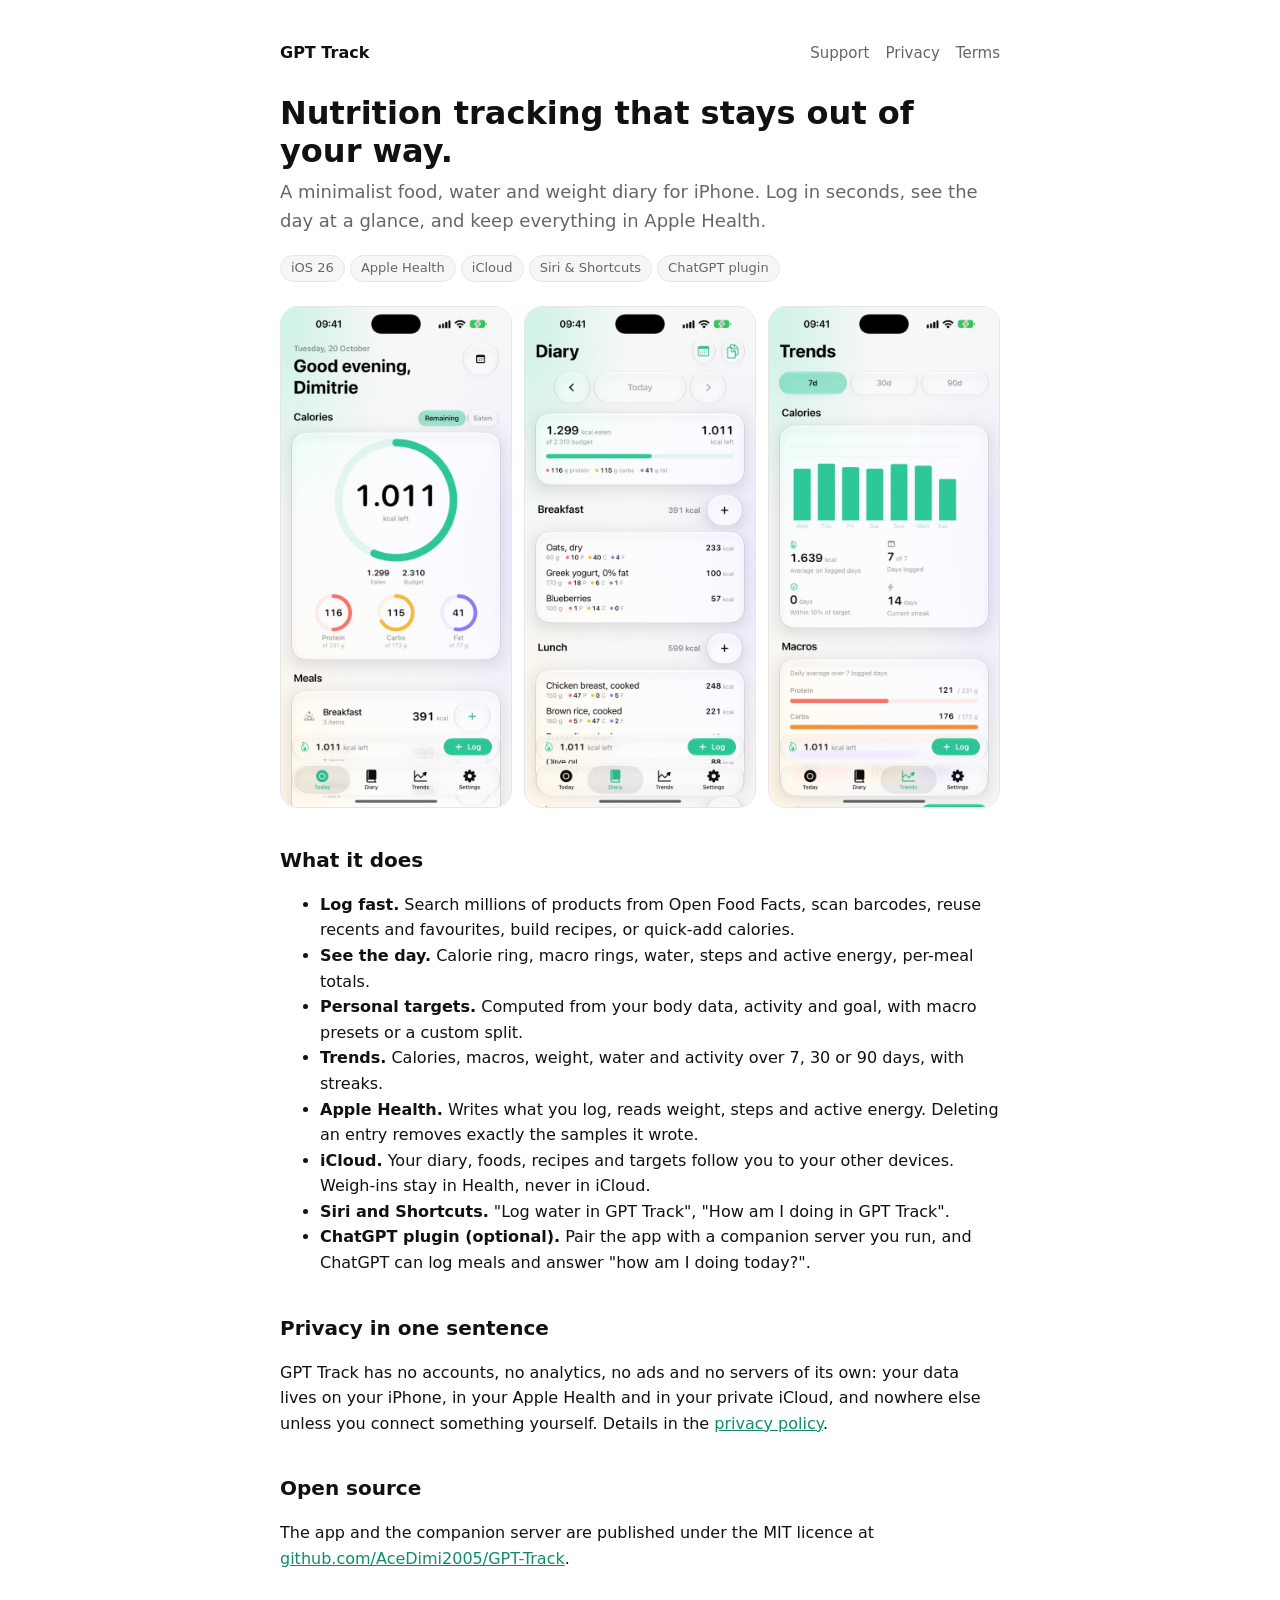
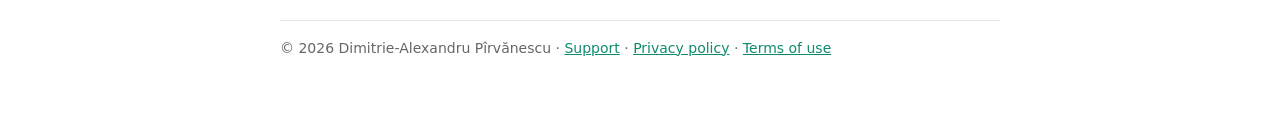
<file: index.html>
<!doctype html>
<html lang="en">
<head>
<meta charset="utf-8">
<meta name="viewport" content="width=device-width,initial-scale=1">
<title>GPT Track · Nutrition tracker for iPhone</title>
<meta name="description" content="GPT Track is a minimalist nutrition diary for iPhone with Apple Health sync, iCloud, Siri and an optional ChatGPT plugin.">
<link rel="stylesheet" href="style.css">
</head>
<body>
<main>
<header class="site">
  <a href="index.html">GPT Track</a>
  <nav><a href="support.html">Support</a><a href="privacy.html">Privacy</a><a href="terms.html">Terms</a></nav>
</header>

<h1>Nutrition tracking that stays out of your way.</h1>
<p class="lead">A minimalist food, water and weight diary for iPhone. Log in seconds, see the day at a glance, and keep everything in Apple Health.</p>
<p><span class="badge">iOS 26</span> <span class="badge">Apple Health</span> <span class="badge">iCloud</span> <span class="badge">Siri &amp; Shortcuts</span> <span class="badge">ChatGPT plugin</span></p>

<div class="shots">
  <img src="images/today.jpg" alt="Today screen with the calorie ring, macro rings and meals">
  <img src="images/diary.jpg" alt="Diary screen with per-meal entries and macros">
  <img src="images/trends.jpg" alt="Trends screen with calories over the week">
</div>

<h2>What it does</h2>
<ul>
  <li><strong>Log fast.</strong> Search millions of products from Open Food Facts, scan barcodes, reuse recents and favourites, build recipes, or quick-add calories.</li>
  <li><strong>See the day.</strong> Calorie ring, macro rings, water, steps and active energy, per-meal totals.</li>
  <li><strong>Personal targets.</strong> Computed from your body data, activity and goal, with macro presets or a custom split.</li>
  <li><strong>Trends.</strong> Calories, macros, weight, water and activity over 7, 30 or 90 days, with streaks.</li>
  <li><strong>Apple Health.</strong> Writes what you log, reads weight, steps and active energy. Deleting an entry removes exactly the samples it wrote.</li>
  <li><strong>iCloud.</strong> Your diary, foods, recipes and targets follow you to your other devices. Weigh-ins stay in Health, never in iCloud.</li>
  <li><strong>Siri and Shortcuts.</strong> "Log water in GPT Track", "How am I doing in GPT Track".</li>
  <li><strong>ChatGPT plugin (optional).</strong> Pair the app with a companion server you run, and ChatGPT can log meals and answer "how am I doing today?".</li>
</ul>

<h2>Privacy in one sentence</h2>
<p>GPT Track has no accounts, no analytics, no ads and no servers of its own: your data lives on your iPhone, in your Apple Health and in your private iCloud, and nowhere else unless you connect something yourself. Details in the <a href="privacy.html">privacy policy</a>.</p>

<h2>Open source</h2>
<p>The app and the companion server are published under the MIT licence at <a href="https://github.com/AceDimi2005/GPT-Track">github.com/AceDimi2005/GPT-Track</a>.</p>

<footer>© 2026 Dimitrie-Alexandru Pîrvănescu · <a href="support.html">Support</a> · <a href="privacy.html">Privacy policy</a> · <a href="terms.html">Terms of use</a></footer>
</main>
</body>
</html>
</file>
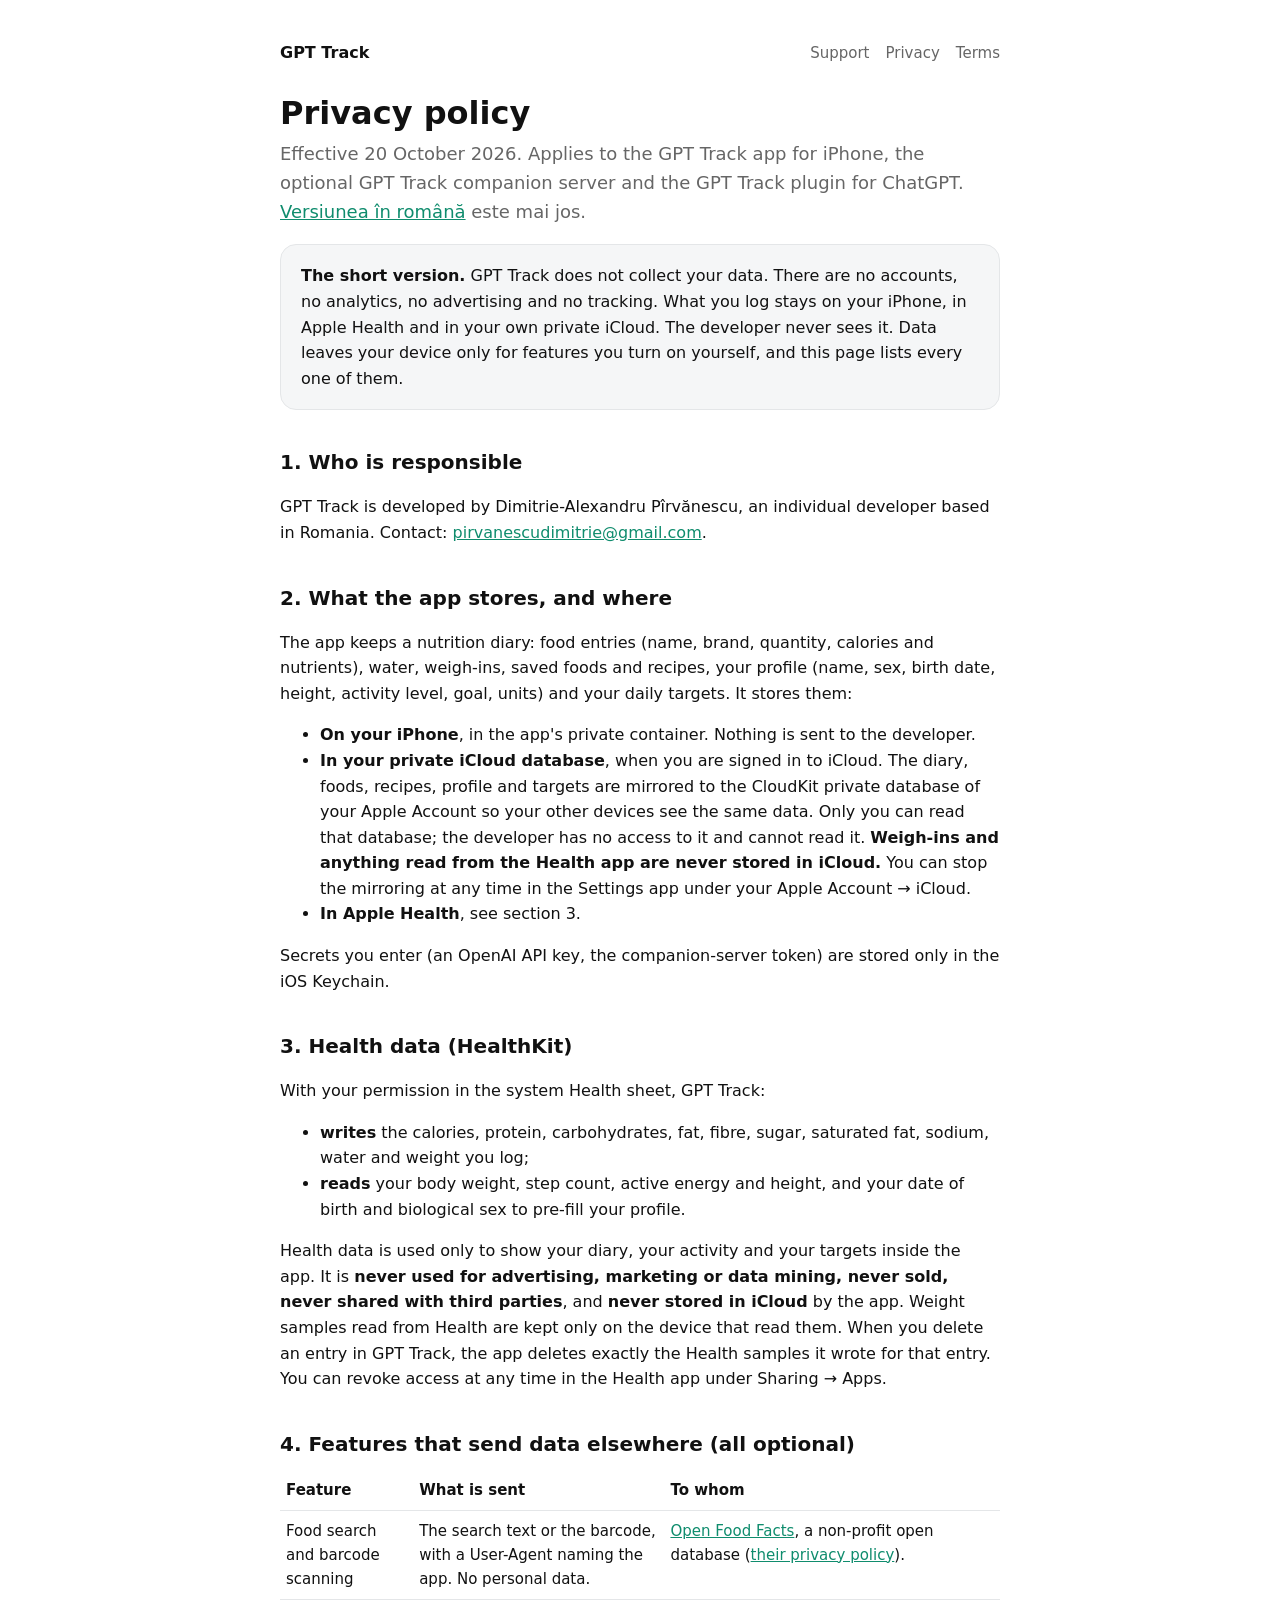
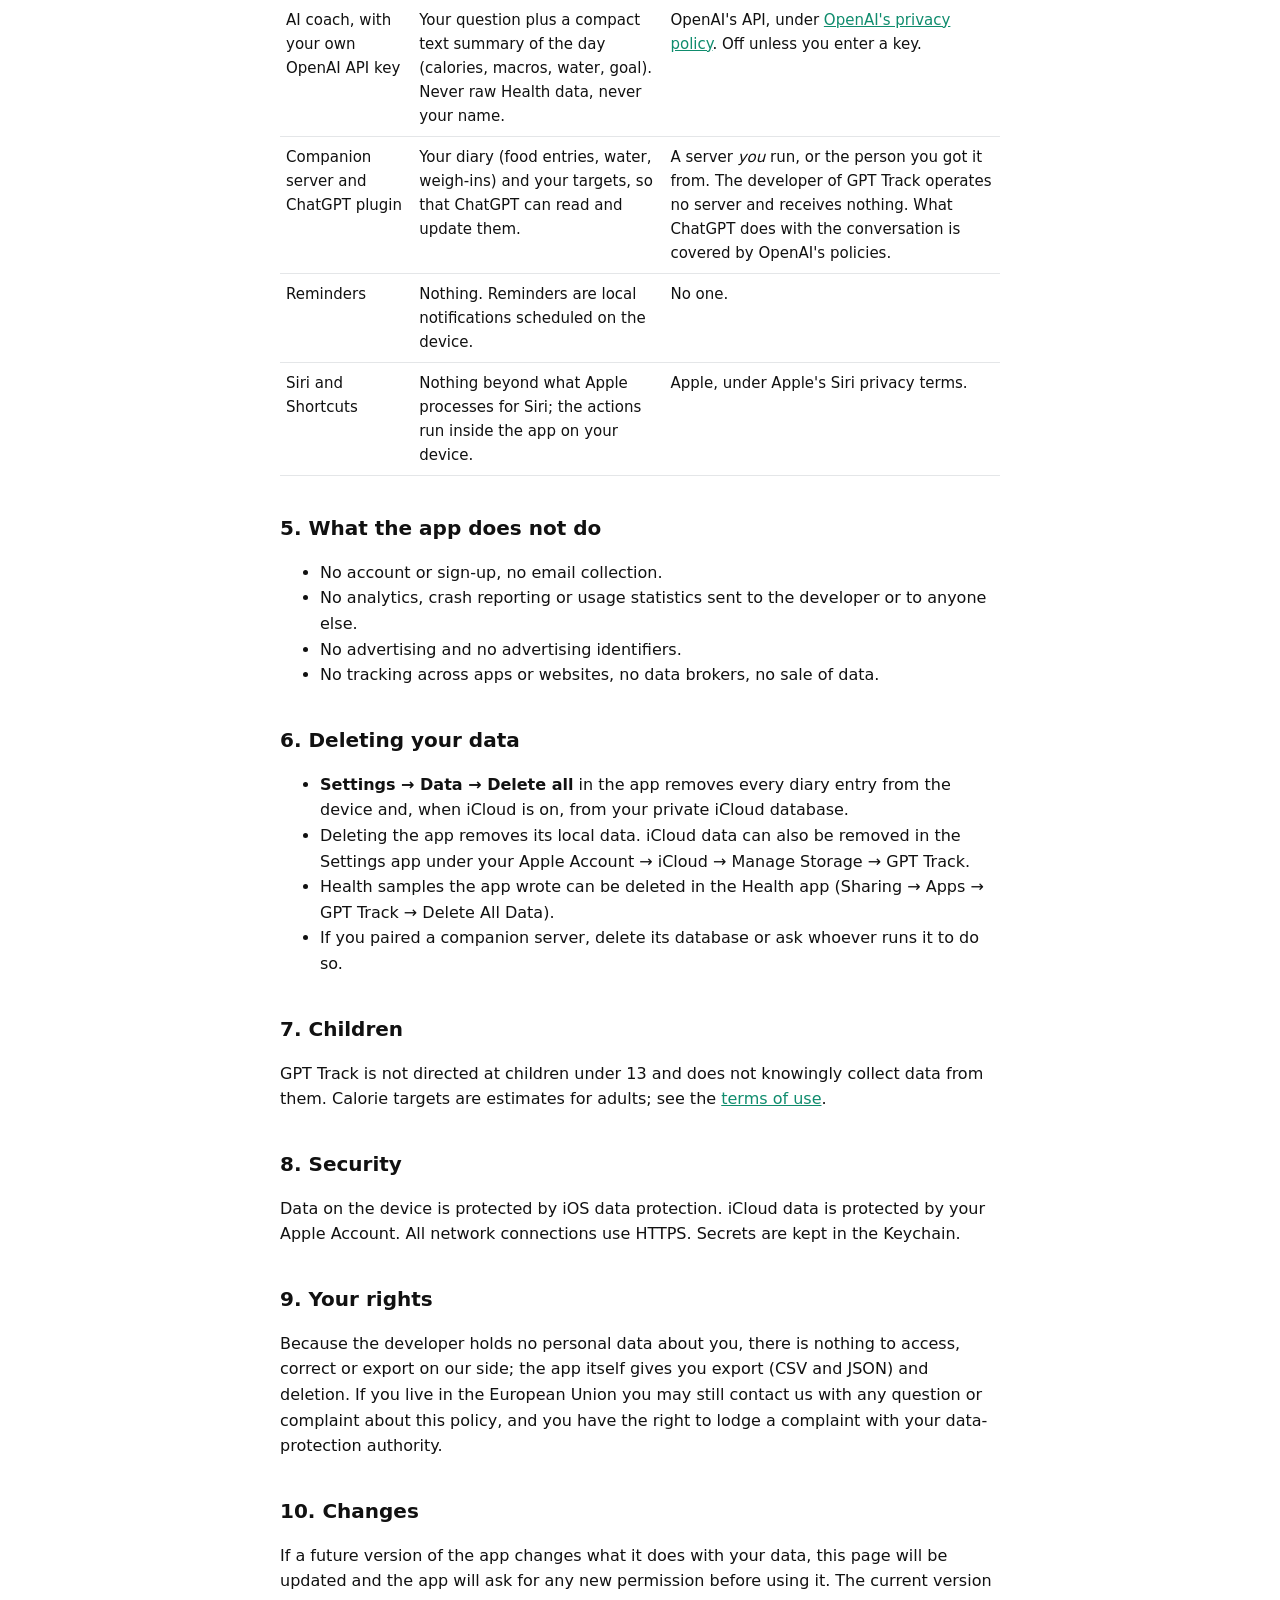
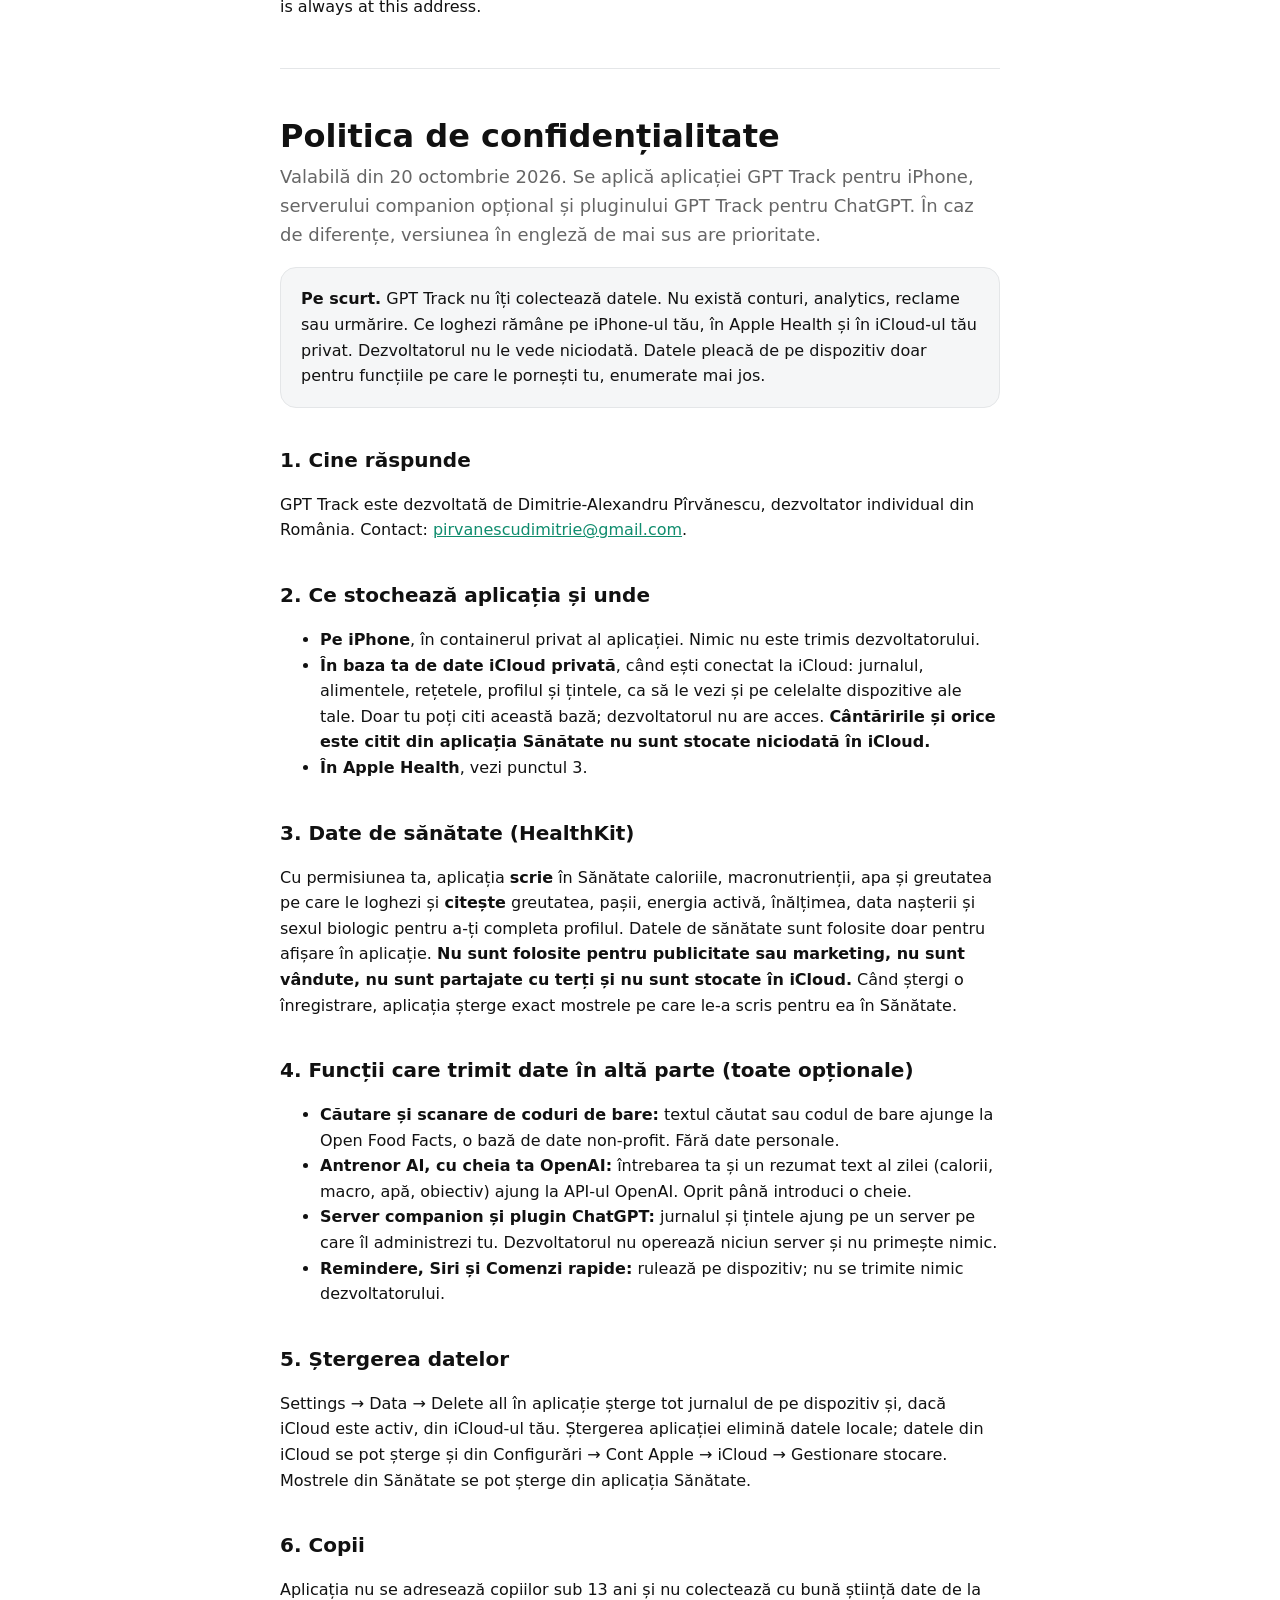
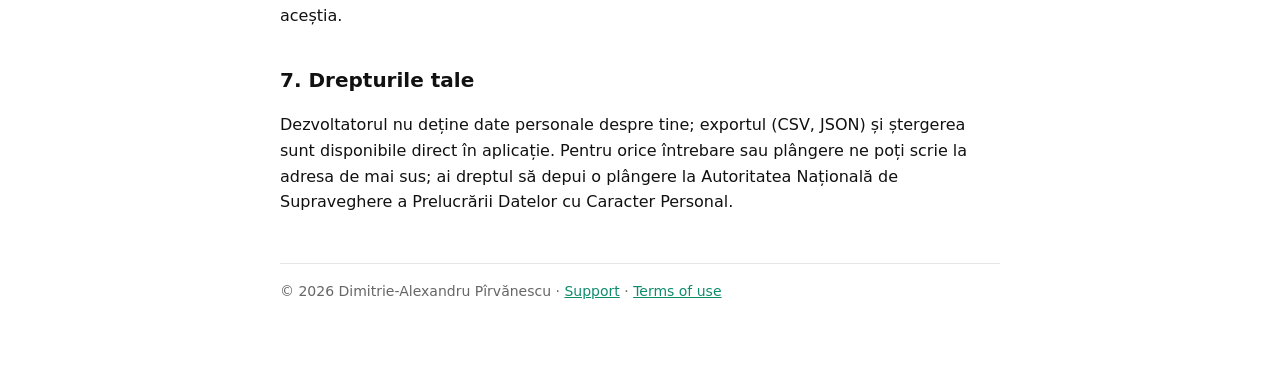
<file: privacy.html>
<!doctype html>
<html lang="en">
<head>
<meta charset="utf-8">
<meta name="viewport" content="width=device-width,initial-scale=1">
<title>GPT Track · Privacy policy</title>
<meta name="description" content="Privacy policy for the GPT Track iPhone app, its companion server and its ChatGPT plugin.">
<link rel="stylesheet" href="style.css">
</head>
<body>
<main>
<header class="site">
  <a href="index.html">GPT Track</a>
  <nav><a href="support.html">Support</a><a href="privacy.html">Privacy</a><a href="terms.html">Terms</a></nav>
</header>

<h1>Privacy policy</h1>
<p class="lead">Effective 20 October 2026. Applies to the GPT Track app for iPhone, the optional GPT Track companion server and the GPT Track plugin for ChatGPT. <a href="#ro">Versiunea în română</a> este mai jos.</p>

<div class="card">
<strong>The short version.</strong> GPT Track does not collect your data. There are no accounts, no analytics, no advertising and no tracking. What you log stays on your iPhone, in Apple Health and in your own private iCloud. The developer never sees it. Data leaves your device only for features you turn on yourself, and this page lists every one of them.
</div>

<h2>1. Who is responsible</h2>
<p>GPT Track is developed by Dimitrie-Alexandru Pîrvănescu, an individual developer based in Romania. Contact: <a href="mailto:pirvanescudimitrie@gmail.com">pirvanescudimitrie@gmail.com</a>.</p>

<h2>2. What the app stores, and where</h2>
<p>The app keeps a nutrition diary: food entries (name, brand, quantity, calories and nutrients), water, weigh-ins, saved foods and recipes, your profile (name, sex, birth date, height, activity level, goal, units) and your daily targets. It stores them:</p>
<ul>
  <li><strong>On your iPhone</strong>, in the app's private container. Nothing is sent to the developer.</li>
  <li><strong>In your private iCloud database</strong>, when you are signed in to iCloud. The diary, foods, recipes, profile and targets are mirrored to the CloudKit private database of your Apple Account so your other devices see the same data. Only you can read that database; the developer has no access to it and cannot read it. <strong>Weigh-ins and anything read from the Health app are never stored in iCloud.</strong> You can stop the mirroring at any time in the Settings app under your Apple Account → iCloud.</li>
  <li><strong>In Apple Health</strong>, see section 3.</li>
</ul>
<p>Secrets you enter (an OpenAI API key, the companion-server token) are stored only in the iOS Keychain.</p>

<h2>3. Health data (HealthKit)</h2>
<p>With your permission in the system Health sheet, GPT Track:</p>
<ul>
  <li><strong>writes</strong> the calories, protein, carbohydrates, fat, fibre, sugar, saturated fat, sodium, water and weight you log;</li>
  <li><strong>reads</strong> your body weight, step count, active energy and height, and your date of birth and biological sex to pre-fill your profile.</li>
</ul>
<p>Health data is used only to show your diary, your activity and your targets inside the app. It is <strong>never used for advertising, marketing or data mining, never sold, never shared with third parties</strong>, and <strong>never stored in iCloud</strong> by the app. Weight samples read from Health are kept only on the device that read them. When you delete an entry in GPT Track, the app deletes exactly the Health samples it wrote for that entry. You can revoke access at any time in the Health app under Sharing → Apps.</p>

<h2>4. Features that send data elsewhere (all optional)</h2>
<table>
<tr><th>Feature</th><th>What is sent</th><th>To whom</th></tr>
<tr><td>Food search and barcode scanning</td><td>The search text or the barcode, with a User-Agent naming the app. No personal data.</td><td><a href="https://world.openfoodfacts.org">Open Food Facts</a>, a non-profit open database (<a href="https://world.openfoodfacts.org/privacy">their privacy policy</a>).</td></tr>
<tr><td>AI coach, with your own OpenAI API key</td><td>Your question plus a compact text summary of the day (calories, macros, water, goal). Never raw Health data, never your name.</td><td>OpenAI's API, under <a href="https://openai.com/policies/privacy-policy">OpenAI's privacy policy</a>. Off unless you enter a key.</td></tr>
<tr><td>Companion server and ChatGPT plugin</td><td>Your diary (food entries, water, weigh-ins) and your targets, so that ChatGPT can read and update them.</td><td>A server <em>you</em> run, or the person you got it from. The developer of GPT Track operates no server and receives nothing. What ChatGPT does with the conversation is covered by OpenAI's policies.</td></tr>
<tr><td>Reminders</td><td>Nothing. Reminders are local notifications scheduled on the device.</td><td>No one.</td></tr>
<tr><td>Siri and Shortcuts</td><td>Nothing beyond what Apple processes for Siri; the actions run inside the app on your device.</td><td>Apple, under Apple's Siri privacy terms.</td></tr>
</table>

<h2>5. What the app does not do</h2>
<ul>
  <li>No account or sign-up, no email collection.</li>
  <li>No analytics, crash reporting or usage statistics sent to the developer or to anyone else.</li>
  <li>No advertising and no advertising identifiers.</li>
  <li>No tracking across apps or websites, no data brokers, no sale of data.</li>
</ul>

<h2>6. Deleting your data</h2>
<ul>
  <li><strong>Settings → Data → Delete all</strong> in the app removes every diary entry from the device and, when iCloud is on, from your private iCloud database.</li>
  <li>Deleting the app removes its local data. iCloud data can also be removed in the Settings app under your Apple Account → iCloud → Manage Storage → GPT Track.</li>
  <li>Health samples the app wrote can be deleted in the Health app (Sharing → Apps → GPT Track → Delete All Data).</li>
  <li>If you paired a companion server, delete its database or ask whoever runs it to do so.</li>
</ul>

<h2>7. Children</h2>
<p>GPT Track is not directed at children under 13 and does not knowingly collect data from them. Calorie targets are estimates for adults; see the <a href="terms.html">terms of use</a>.</p>

<h2>8. Security</h2>
<p>Data on the device is protected by iOS data protection. iCloud data is protected by your Apple Account. All network connections use HTTPS. Secrets are kept in the Keychain.</p>

<h2>9. Your rights</h2>
<p>Because the developer holds no personal data about you, there is nothing to access, correct or export on our side; the app itself gives you export (CSV and JSON) and deletion. If you live in the European Union you may still contact us with any question or complaint about this policy, and you have the right to lodge a complaint with your data-protection authority.</p>

<h2>10. Changes</h2>
<p>If a future version of the app changes what it does with your data, this page will be updated and the app will ask for any new permission before using it. The current version is always at this address.</p>

<hr id="ro" style="margin:48px 0;border:0;border-top:1px solid var(--line)">

<h1>Politica de confidențialitate</h1>
<p class="lead">Valabilă din 20 octombrie 2026. Se aplică aplicației GPT Track pentru iPhone, serverului companion opțional și pluginului GPT Track pentru ChatGPT. În caz de diferențe, versiunea în engleză de mai sus are prioritate.</p>

<div class="card">
<strong>Pe scurt.</strong> GPT Track nu îți colectează datele. Nu există conturi, analytics, reclame sau urmărire. Ce loghezi rămâne pe iPhone-ul tău, în Apple Health și în iCloud-ul tău privat. Dezvoltatorul nu le vede niciodată. Datele pleacă de pe dispozitiv doar pentru funcțiile pe care le pornești tu, enumerate mai jos.
</div>

<h2>1. Cine răspunde</h2>
<p>GPT Track este dezvoltată de Dimitrie-Alexandru Pîrvănescu, dezvoltator individual din România. Contact: <a href="mailto:pirvanescudimitrie@gmail.com">pirvanescudimitrie@gmail.com</a>.</p>

<h2>2. Ce stochează aplicația și unde</h2>
<ul>
  <li><strong>Pe iPhone</strong>, în containerul privat al aplicației. Nimic nu este trimis dezvoltatorului.</li>
  <li><strong>În baza ta de date iCloud privată</strong>, când ești conectat la iCloud: jurnalul, alimentele, rețetele, profilul și țintele, ca să le vezi și pe celelalte dispozitive ale tale. Doar tu poți citi această bază; dezvoltatorul nu are acces. <strong>Cântăririle și orice este citit din aplicația Sănătate nu sunt stocate niciodată în iCloud.</strong></li>
  <li><strong>În Apple Health</strong>, vezi punctul 3.</li>
</ul>

<h2>3. Date de sănătate (HealthKit)</h2>
<p>Cu permisiunea ta, aplicația <strong>scrie</strong> în Sănătate caloriile, macronutrienții, apa și greutatea pe care le loghezi și <strong>citește</strong> greutatea, pașii, energia activă, înălțimea, data nașterii și sexul biologic pentru a-ți completa profilul. Datele de sănătate sunt folosite doar pentru afișare în aplicație. <strong>Nu sunt folosite pentru publicitate sau marketing, nu sunt vândute, nu sunt partajate cu terți și nu sunt stocate în iCloud.</strong> Când ștergi o înregistrare, aplicația șterge exact mostrele pe care le-a scris pentru ea în Sănătate.</p>

<h2>4. Funcții care trimit date în altă parte (toate opționale)</h2>
<ul>
  <li><strong>Căutare și scanare de coduri de bare:</strong> textul căutat sau codul de bare ajunge la Open Food Facts, o bază de date non-profit. Fără date personale.</li>
  <li><strong>Antrenor AI, cu cheia ta OpenAI:</strong> întrebarea ta și un rezumat text al zilei (calorii, macro, apă, obiectiv) ajung la API-ul OpenAI. Oprit până introduci o cheie.</li>
  <li><strong>Server companion și plugin ChatGPT:</strong> jurnalul și țintele ajung pe un server pe care îl administrezi tu. Dezvoltatorul nu operează niciun server și nu primește nimic.</li>
  <li><strong>Remindere, Siri și Comenzi rapide:</strong> rulează pe dispozitiv; nu se trimite nimic dezvoltatorului.</li>
</ul>

<h2>5. Ștergerea datelor</h2>
<p>Settings → Data → Delete all în aplicație șterge tot jurnalul de pe dispozitiv și, dacă iCloud este activ, din iCloud-ul tău. Ștergerea aplicației elimină datele locale; datele din iCloud se pot șterge și din Configurări → Cont Apple → iCloud → Gestionare stocare. Mostrele din Sănătate se pot șterge din aplicația Sănătate.</p>

<h2>6. Copii</h2>
<p>Aplicația nu se adresează copiilor sub 13 ani și nu colectează cu bună știință date de la aceștia.</p>

<h2>7. Drepturile tale</h2>
<p>Dezvoltatorul nu deține date personale despre tine; exportul (CSV, JSON) și ștergerea sunt disponibile direct în aplicație. Pentru orice întrebare sau plângere ne poți scrie la adresa de mai sus; ai dreptul să depui o plângere la Autoritatea Națională de Supraveghere a Prelucrării Datelor cu Caracter Personal.</p>

<footer>© 2026 Dimitrie-Alexandru Pîrvănescu · <a href="support.html">Support</a> · <a href="terms.html">Terms of use</a></footer>
</main>
</body>
</html>
</file>
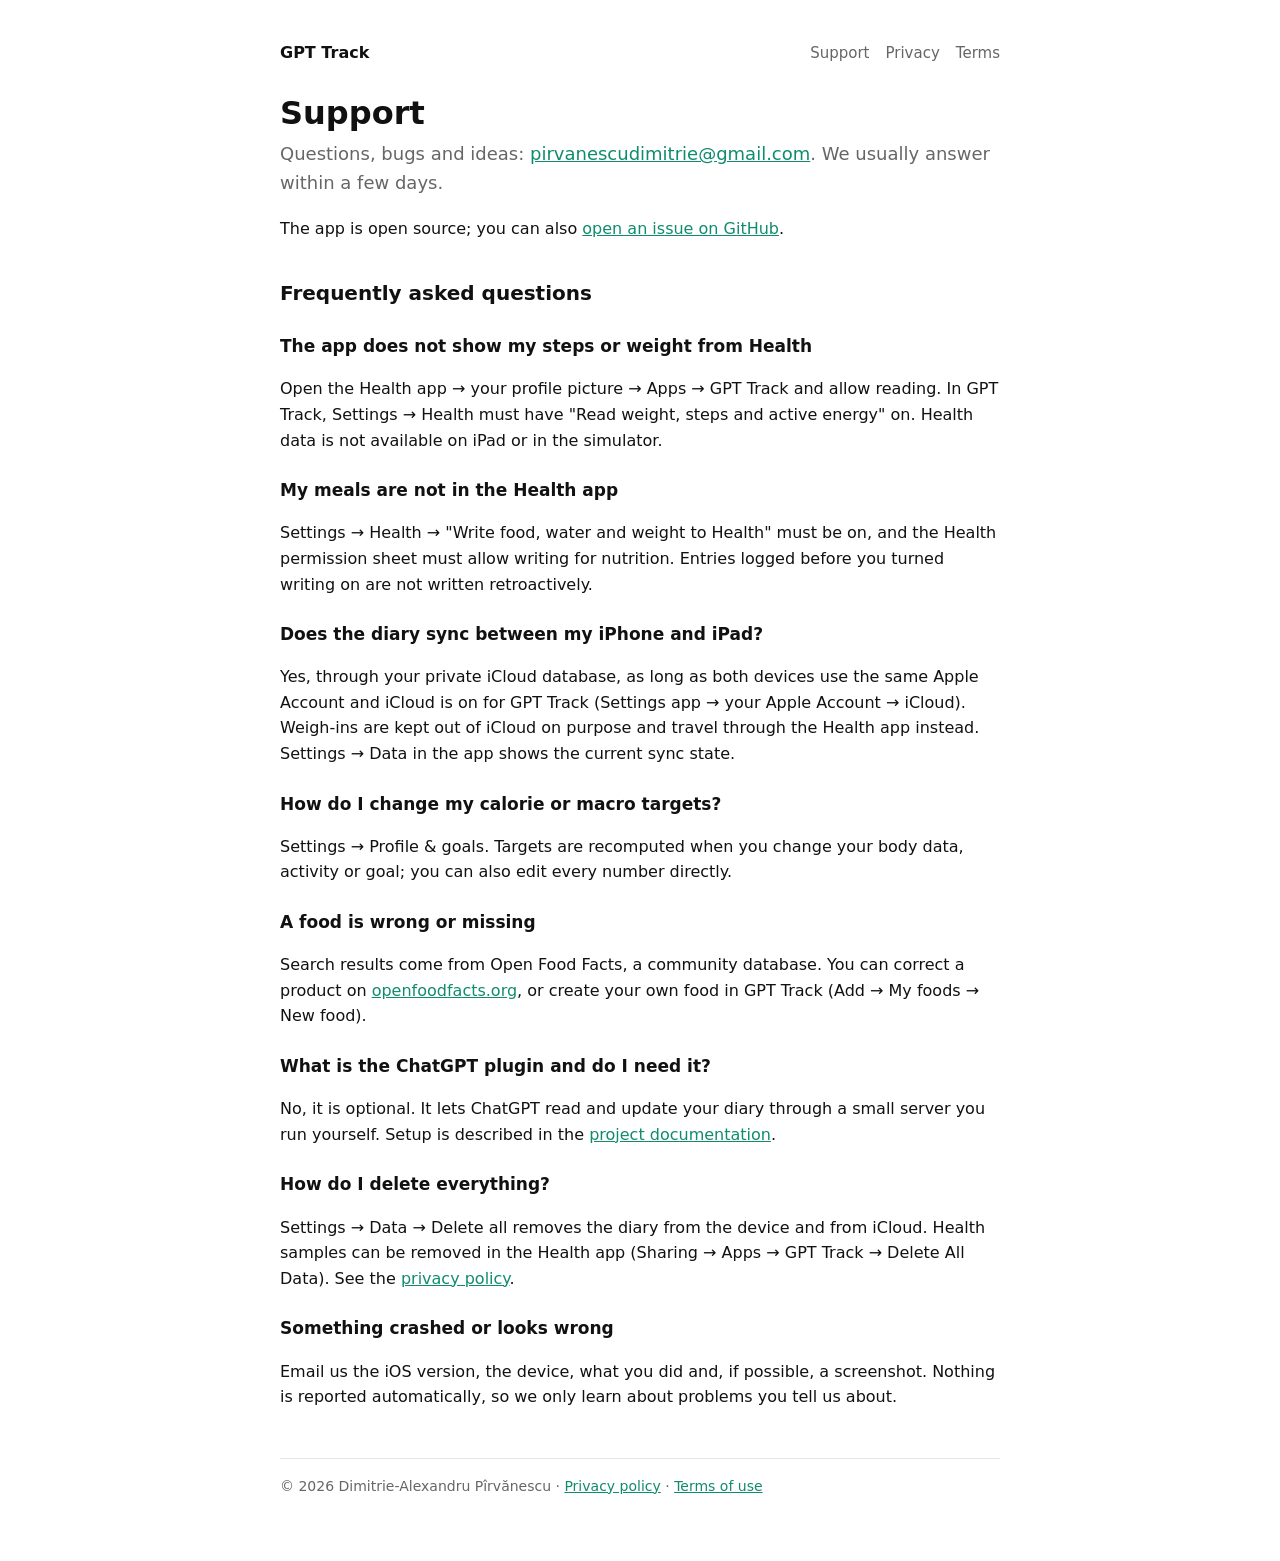
<file: support.html>
<!doctype html>
<html lang="en">
<head>
<meta charset="utf-8">
<meta name="viewport" content="width=device-width,initial-scale=1">
<title>GPT Track · Support</title>
<meta name="description" content="Support, FAQ and contact for the GPT Track iPhone app.">
<link rel="stylesheet" href="style.css">
</head>
<body>
<main>
<header class="site">
  <a href="index.html">GPT Track</a>
  <nav><a href="support.html">Support</a><a href="privacy.html">Privacy</a><a href="terms.html">Terms</a></nav>
</header>

<h1>Support</h1>
<p class="lead">Questions, bugs and ideas: <a href="mailto:pirvanescudimitrie@gmail.com">pirvanescudimitrie@gmail.com</a>. We usually answer within a few days.</p>
<p>The app is open source; you can also <a href="https://github.com/AceDimi2005/GPT-Track/issues">open an issue on GitHub</a>.</p>

<h2>Frequently asked questions</h2>

<h3>The app does not show my steps or weight from Health</h3>
<p>Open the Health app → your profile picture → Apps → GPT Track and allow reading. In GPT Track, Settings → Health must have "Read weight, steps and active energy" on. Health data is not available on iPad or in the simulator.</p>

<h3>My meals are not in the Health app</h3>
<p>Settings → Health → "Write food, water and weight to Health" must be on, and the Health permission sheet must allow writing for nutrition. Entries logged before you turned writing on are not written retroactively.</p>

<h3>Does the diary sync between my iPhone and iPad?</h3>
<p>Yes, through your private iCloud database, as long as both devices use the same Apple Account and iCloud is on for GPT Track (Settings app → your Apple Account → iCloud). Weigh-ins are kept out of iCloud on purpose and travel through the Health app instead. Settings → Data in the app shows the current sync state.</p>

<h3>How do I change my calorie or macro targets?</h3>
<p>Settings → Profile &amp; goals. Targets are recomputed when you change your body data, activity or goal; you can also edit every number directly.</p>

<h3>A food is wrong or missing</h3>
<p>Search results come from Open Food Facts, a community database. You can correct a product on <a href="https://world.openfoodfacts.org">openfoodfacts.org</a>, or create your own food in GPT Track (Add → My foods → New food).</p>

<h3>What is the ChatGPT plugin and do I need it?</h3>
<p>No, it is optional. It lets ChatGPT read and update your diary through a small server you run yourself. Setup is described in the <a href="https://github.com/AceDimi2005/GPT-Track/blob/main/docs/chatgpt-plugin.md">project documentation</a>.</p>

<h3>How do I delete everything?</h3>
<p>Settings → Data → Delete all removes the diary from the device and from iCloud. Health samples can be removed in the Health app (Sharing → Apps → GPT Track → Delete All Data). See the <a href="privacy.html">privacy policy</a>.</p>

<h3>Something crashed or looks wrong</h3>
<p>Email us the iOS version, the device, what you did and, if possible, a screenshot. Nothing is reported automatically, so we only learn about problems you tell us about.</p>

<footer>© 2026 Dimitrie-Alexandru Pîrvănescu · <a href="privacy.html">Privacy policy</a> · <a href="terms.html">Terms of use</a></footer>
</main>
</body>
</html>
</file>
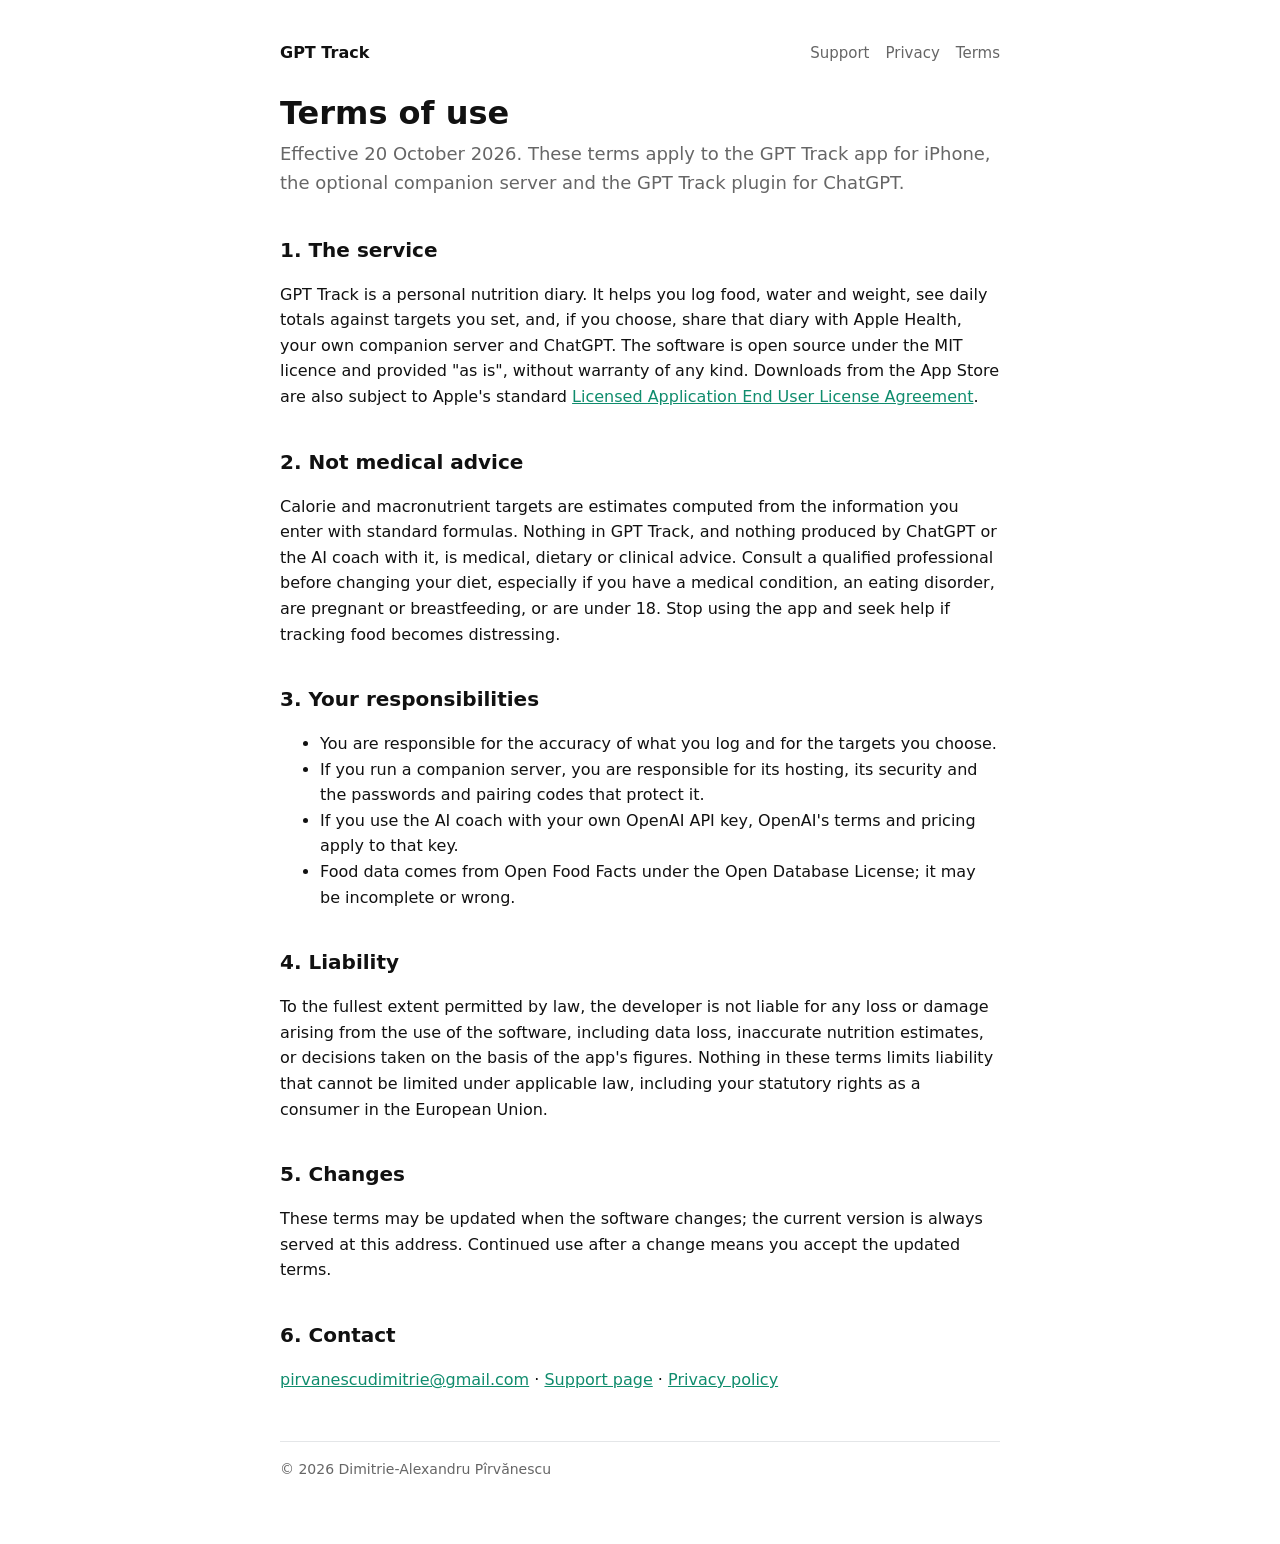
<file: terms.html>
<!doctype html>
<html lang="en">
<head>
<meta charset="utf-8">
<meta name="viewport" content="width=device-width,initial-scale=1">
<title>GPT Track · Terms of use</title>
<link rel="stylesheet" href="style.css">
</head>
<body>
<main>
<header class="site">
  <a href="index.html">GPT Track</a>
  <nav><a href="support.html">Support</a><a href="privacy.html">Privacy</a><a href="terms.html">Terms</a></nav>
</header>

<h1>Terms of use</h1>
<p class="lead">Effective 20 October 2026. These terms apply to the GPT Track app for iPhone, the optional companion server and the GPT Track plugin for ChatGPT.</p>

<h2>1. The service</h2>
<p>GPT Track is a personal nutrition diary. It helps you log food, water and weight, see daily totals against targets you set, and, if you choose, share that diary with Apple Health, your own companion server and ChatGPT. The software is open source under the MIT licence and provided "as is", without warranty of any kind. Downloads from the App Store are also subject to Apple's standard <a href="https://www.apple.com/legal/internet-services/itunes/dev/stdeula/">Licensed Application End User License Agreement</a>.</p>

<h2>2. Not medical advice</h2>
<p>Calorie and macronutrient targets are estimates computed from the information you enter with standard formulas. Nothing in GPT Track, and nothing produced by ChatGPT or the AI coach with it, is medical, dietary or clinical advice. Consult a qualified professional before changing your diet, especially if you have a medical condition, an eating disorder, are pregnant or breastfeeding, or are under 18. Stop using the app and seek help if tracking food becomes distressing.</p>

<h2>3. Your responsibilities</h2>
<ul>
  <li>You are responsible for the accuracy of what you log and for the targets you choose.</li>
  <li>If you run a companion server, you are responsible for its hosting, its security and the passwords and pairing codes that protect it.</li>
  <li>If you use the AI coach with your own OpenAI API key, OpenAI's terms and pricing apply to that key.</li>
  <li>Food data comes from Open Food Facts under the Open Database License; it may be incomplete or wrong.</li>
</ul>

<h2>4. Liability</h2>
<p>To the fullest extent permitted by law, the developer is not liable for any loss or damage arising from the use of the software, including data loss, inaccurate nutrition estimates, or decisions taken on the basis of the app's figures. Nothing in these terms limits liability that cannot be limited under applicable law, including your statutory rights as a consumer in the European Union.</p>

<h2>5. Changes</h2>
<p>These terms may be updated when the software changes; the current version is always served at this address. Continued use after a change means you accept the updated terms.</p>

<h2>6. Contact</h2>
<p><a href="mailto:pirvanescudimitrie@gmail.com">pirvanescudimitrie@gmail.com</a> · <a href="support.html">Support page</a> · <a href="privacy.html">Privacy policy</a></p>

<footer>© 2026 Dimitrie-Alexandru Pîrvănescu</footer>
</main>
</body>
</html>
</file>
<file: style.css>
:root{--bg:#fff;--fg:#111;--muted:#666;--accent:#0f8c6d;--card:#f5f6f7;--line:#e4e6e8}
@media(prefers-color-scheme:dark){:root{--bg:#111;--fg:#eee;--muted:#9a9a9a;--accent:#5fd3b0;--card:#1b1c1e;--line:#2a2c2f}}
*{box-sizing:border-box}
body{margin:0;font:16px/1.6 -apple-system,BlinkMacSystemFont,"SF Pro Text",system-ui,sans-serif;color:var(--fg);background:var(--bg)}
main{max-width:760px;margin:0 auto;padding:40px 20px 64px}
header.site{display:flex;align-items:center;gap:12px;flex-wrap:wrap;margin-bottom:28px}
header.site a{color:var(--fg);text-decoration:none;font-weight:600}
header.site nav{margin-left:auto;display:flex;gap:16px}
header.site nav a{color:var(--muted);font-weight:500;font-size:15px}
header.site nav a:hover{color:var(--accent)}
h1{font-size:32px;line-height:1.2;margin:0 0 8px}
h2{font-size:20px;margin:36px 0 10px}
h3{font-size:17px;margin:24px 0 6px}
p,li{color:var(--fg)}
.lead{font-size:18px;color:var(--muted);margin-top:0}
a{color:var(--accent)}
.card{background:var(--card);border:1px solid var(--line);border-radius:16px;padding:18px 20px;margin:16px 0}
.shots{display:grid;grid-template-columns:repeat(3,1fr);gap:12px;margin:24px 0}
.shots img{width:100%;height:auto;border-radius:18px;border:1px solid var(--line)}
@media(max-width:560px){.shots{grid-template-columns:1fr 1fr}}
footer{margin-top:48px;color:var(--muted);font-size:14px;border-top:1px solid var(--line);padding-top:16px}
.badge{display:inline-block;background:var(--card);border:1px solid var(--line);border-radius:999px;padding:2px 10px;font-size:13px;color:var(--muted)}
table{border-collapse:collapse;width:100%;font-size:15px}
td,th{text-align:left;padding:8px 6px;border-bottom:1px solid var(--line);vertical-align:top}
small{color:var(--muted)}
</file>
